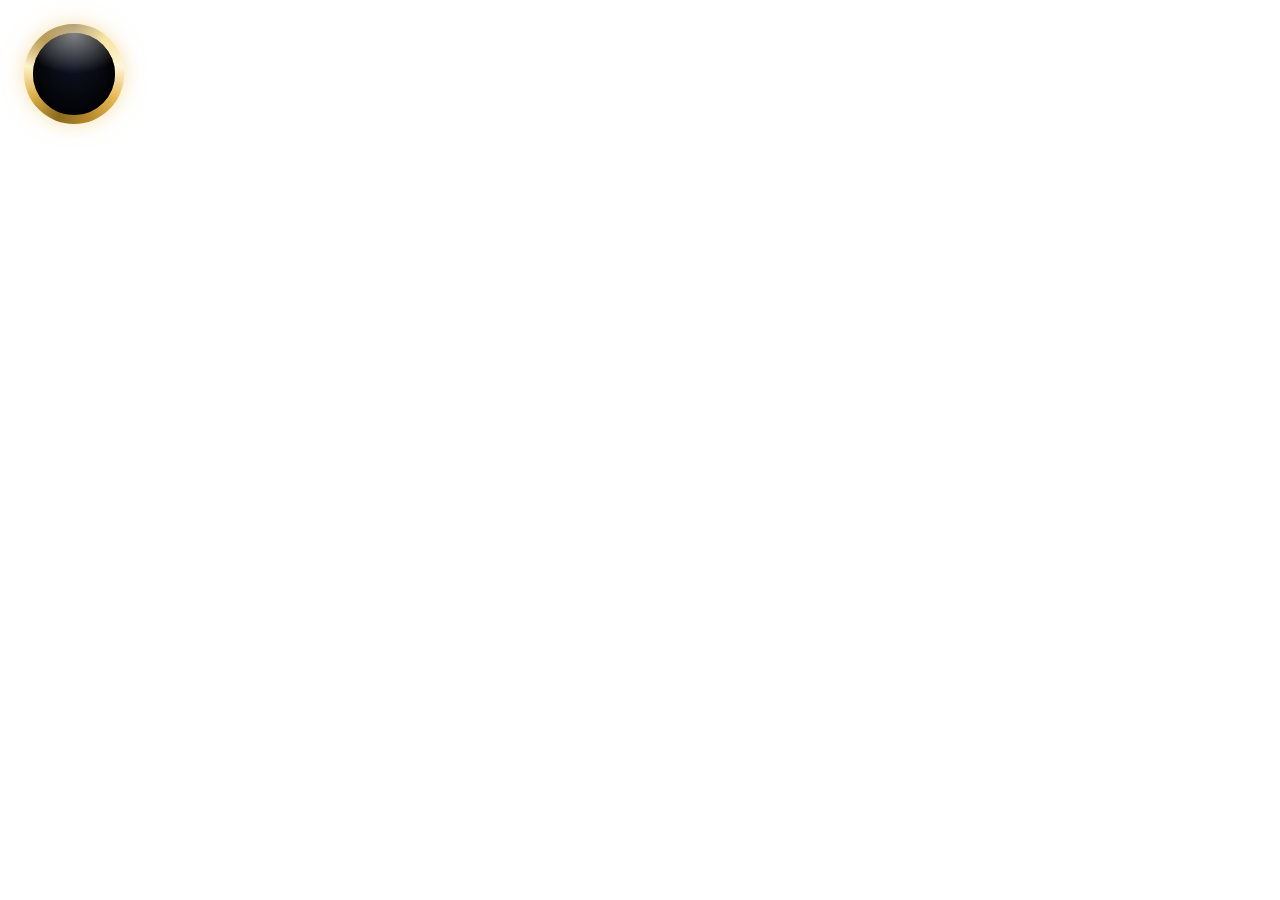
<file: src/index.html>
<!DOCTYPE html>
<html lang="en">
  <head>
    <meta charset="UTF-8" />
    <meta name="viewport" content="width=device-width, initial-scale=1.0" />
    <title>Keyport</title>
    <link rel="stylesheet" href="assets/style.css" />
  </head>
  <body class="overlay-body">
    <!-- Fullscreen click-through canvas used only during the launch animation -->
    <canvas id="vacuum" class="hidden"></canvas>

    <div id="stage">
      <div id="ring" class="ring" title="Click to enter a key • drag to move • right-click or tray for Settings">
        <div class="ring-core">
          <div class="spin"></div>
          <div class="void"></div>
          <div class="nebula"></div>
        </div>
      </div>

      <div id="entry" class="entry">
        <button id="entry-close" class="entry-close" type="button" title="Close (Esc)">✕</button>
        <div class="entry-hint" id="entry-hint">enter a 5-character key</div>
        <div class="entry-row">
          <input
            id="key-input"
            type="text"
            maxlength="5"
            spellcheck="false"
            autocomplete="off"
            autocapitalize="off"
            autocorrect="off"
            placeholder="•••••"
          />
          <button id="enter-btn" type="button">Enter</button>
        </div>
      </div>
    </div>

    <script src="assets/vacuum.js"></script>
    <script src="assets/ring.js"></script>
  </body>
</html>
</file>
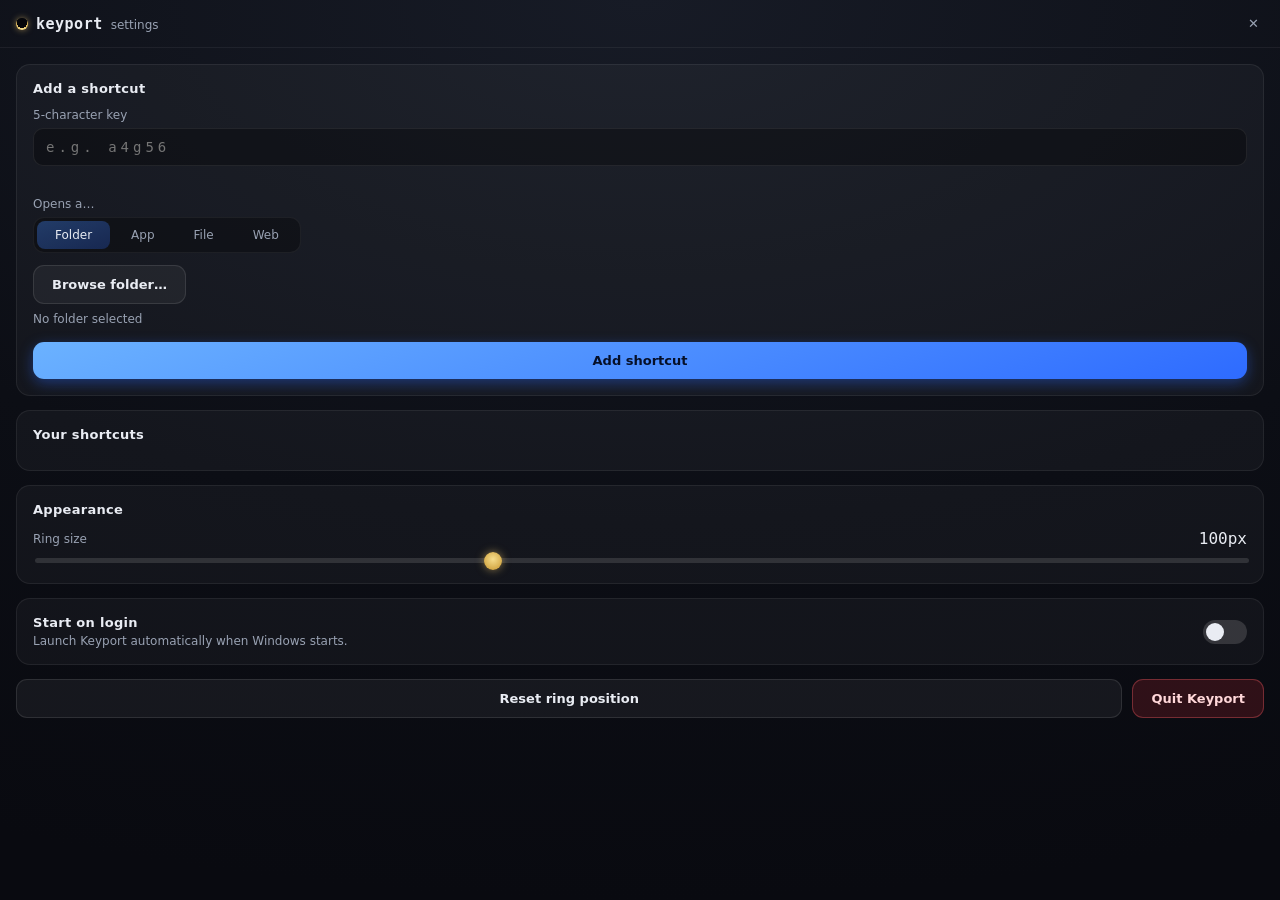
<file: src/settings.html>
<!DOCTYPE html>
<html lang="en">
  <head>
    <meta charset="UTF-8" />
    <meta name="viewport" content="width=device-width, initial-scale=1.0" />
    <title>Keyport Settings</title>
    <link rel="stylesheet" href="assets/style.css" />
  </head>
  <body class="settings-body">
    <div class="window">
      <div class="titlebar" data-tauri-drag-region>
        <div class="title">
          <span class="title-ring"></span>
          <span class="title-text">keyport</span>
          <span class="title-sub">settings</span>
        </div>
        <button id="close-btn" class="icon-btn" title="Close">✕</button>
      </div>

      <div class="content">
        <!-- Add a shortcut -->
        <section class="card">
          <h2>Add a shortcut</h2>

          <label class="field-label">5-character key</label>
          <input
            id="new-key"
            class="text-input mono"
            maxlength="5"
            spellcheck="false"
            autocomplete="off"
            placeholder="e.g. a4g56"
          />
          <div id="key-msg" class="msg"></div>

          <label class="field-label">Opens a…</label>
          <div class="segment">
            <button class="seg-btn active" data-kind="folder">Folder</button>
            <button class="seg-btn" data-kind="app">App</button>
            <button class="seg-btn" data-kind="file">File</button>
            <button class="seg-btn" data-kind="web">Web</button>
          </div>

          <div id="folder-pane" class="pane">
            <button id="browse-btn" class="btn-ghost">Browse folder…</button>
            <div id="folder-path" class="selected-path muted">No folder selected</div>
          </div>

          <div id="app-pane" class="pane hidden">
            <input id="app-search" class="text-input" placeholder="Search installed apps…" />
            <div id="app-list" class="app-list"></div>
            <div id="app-selected" class="selected-path muted">No app selected</div>
          </div>

          <div id="file-pane" class="pane hidden">
            <button id="browse-file-btn" class="btn-ghost">Browse file…</button>
            <div id="file-path" class="selected-path muted">No file selected</div>
          </div>

          <div id="web-pane" class="pane hidden">
            <input id="web-url" class="text-input" placeholder="https://example.com"
              spellcheck="false" autocomplete="off" autocapitalize="off" />
          </div>

          <button id="add-btn" class="btn-primary">Add shortcut</button>
        </section>

        <!-- Your shortcuts -->
        <section class="card">
          <h2>Your shortcuts</h2>
          <div id="shortcut-list" class="shortcut-list"></div>
        </section>

        <!-- Appearance -->
        <section class="card">
          <h2>Appearance</h2>
          <div class="row-between">
            <label class="field-label" style="margin: 0">Ring size</label>
            <span id="ring-size-val" class="mono">100px</span>
          </div>
          <input id="ring-size" type="range" min="40" max="200" step="1" value="100" class="slider" />
        </section>

        <!-- Startup -->
        <section class="card">
          <div class="row-between">
            <div>
              <h2 class="tight">Start on login</h2>
              <div class="muted small" style="margin-top: 4px">
                Launch Keyport automatically when Windows starts.
              </div>
            </div>
            <label class="switch">
              <input id="autostart" type="checkbox" />
              <span class="track"></span>
            </label>
          </div>
        </section>

        <div class="footer">
          <button id="reset-btn" class="btn-ghost">Reset ring position</button>
          <button id="quit-btn" class="btn-danger">Quit Keyport</button>
        </div>
      </div>
    </div>

    <script src="assets/settings.js"></script>
  </body>
</html>
</file>
<file: src/assets/style.css>
/* ===========================================================================
   Keyport — shared styles for the ring overlay and the settings window.
   Typography prefers JetBrains Mono / IBM Plex Sans when installed, and falls
   back to first-party Windows fonts so the app stays offline and lightweight.
   =========================================================================== */

:root {
  --gold-1: #f6dd8c;
  --gold-2: #c8962e;
  --gold-glow: rgba(240, 200, 110, 0.55);
  --void: #05060a;

  --ocean-1: #2e6bff;
  --ocean-2: #6bb2ff;
  --ocean-glow: rgba(70, 140, 255, 0.55);

  --err: #e0555c;
  --err-glow: rgba(200, 45, 55, 0.5);
  --ok: #46d19b;

  --text: #e9ecf3;
  --muted: #99a2b3;

  --glass: linear-gradient(150deg, rgba(24, 27, 36, 0.82), rgba(12, 14, 20, 0.72));
  --glass-strong: linear-gradient(160deg, rgba(22, 25, 34, 0.94), rgba(10, 12, 18, 0.92));
  --glass-border: rgba(255, 255, 255, 0.10);
  --card: rgba(255, 255, 255, 0.035);
  --card-border: rgba(255, 255, 255, 0.07);

  --font-title: "JetBrains Mono", "Cascadia Code", ui-monospace, Consolas, monospace;
  --font-body: "IBM Plex Sans", "Segoe UI", system-ui, -apple-system, sans-serif;

  --rs: 100px;  /* visible ring diameter (set live from settings) */
  --rim: calc(var(--rs) * 0.09); /* golden rim thickness (~9% of diameter) */
  --hit: 112px; /* invisible grab/click zone */
  --rx: 74px;   /* ring centre X within the window */
  --ry: 74px;   /* ring centre Y within the window */
}

* { box-sizing: border-box; }

html, body {
  margin: 0;
  height: 100%;
  background: transparent;
  overflow: hidden;
  color: var(--text);
  font-family: var(--font-body);
  -webkit-user-select: none;
  user-select: none;
}

/* ===========================  RING OVERLAY  ============================== */

.overlay-body { cursor: default; }

#vacuum {
  position: fixed;
  inset: 0;
  width: 100%;
  height: 100%;
  pointer-events: none;
  z-index: 1;
}
#vacuum.hidden { display: none; }

#stage { position: fixed; inset: 0; z-index: 2; }

.ring {
  position: absolute;
  left: var(--rx);
  top: var(--ry);
  width: var(--hit);
  height: var(--hit);
  transform: translate(-50%, -50%);
  display: grid;
  place-items: center;
  cursor: pointer;
}

.ring-core {
  position: relative;
  width: var(--rs);
  height: var(--rs);
  border-radius: 50%;
  transition: transform 0.25s ease, filter 0.25s ease;
  /* Outer glow scales with the ring so it always looks right. */
  filter: drop-shadow(0 0 calc(var(--rs) * 0.1) var(--gold-glow));
}

/* Golden rim: a rich, multi-stop conic disc (metallic shimmer) with the void
   stacked on top, leaving a proportional gold ring around the edge. */
.spin {
  position: absolute;
  inset: 0;
  border-radius: 50%;
  background: conic-gradient(from 0deg,
      #8a6a1e, #f6dd8c, #fff6db, #e6b955, #b98a2c,
      #8a6a1e, #d9ad46, #fff2c8, #a87f28, #8a6a1e);
  animation: spin 7s linear infinite;
}

.void {
  position: absolute;
  inset: var(--rim);
  border-radius: 50%;
  background: radial-gradient(circle at 50% 40%, #0d1120 0%, #05060a 62%, #010207 100%);
  box-shadow: inset 0 0 calc(var(--rs) * 0.14) rgba(0, 0, 0, 0.95),
    inset 0 calc(var(--rs) * 0.02) calc(var(--rs) * 0.05) rgba(0, 0, 0, 0.85);
}

/* Blue nebula that breathes while the key box is open. */
.nebula {
  position: absolute;
  inset: var(--rim);
  border-radius: 50%;
  background: radial-gradient(circle at 50% 45%,
      rgba(150, 200, 255, 0.95),
      rgba(60, 120, 255, 0.55) 42%,
      rgba(24, 46, 130, 0.25) 70%,
      transparent 76%);
  opacity: 0;
}

/* Static top-lit gloss so the ring reads like polished glass, not a flat disc. */
.ring-core::after {
  content: "";
  position: absolute;
  inset: 0;
  border-radius: 50%;
  background: radial-gradient(125% 90% at 50% 10%,
      rgba(255, 255, 255, 0.5), rgba(255, 255, 255, 0) 44%);
  pointer-events: none;
  z-index: 3;
}

.ring.standby .nebula { animation: nebula 1.7s ease-in-out infinite; }
.ring.standby .ring-core { filter: drop-shadow(0 0 calc(var(--rs) * 0.14) var(--ocean-glow)); }

/* Aggressive, accelerating spin during launch. */
.ring.launching .spin {
  animation: spin-accel 2.6s cubic-bezier(0.5, 0, 0.9, 1) forwards;
}
.ring.launching .ring-core {
  transform: scale(1.18);
  filter: drop-shadow(0 0 calc(var(--rs) * 0.22) var(--gold-glow));
}
.ring.launching .void { background: radial-gradient(circle at 50% 50%, #01030a, #000 70%); }
.ring.launching .nebula { opacity: 0; }

@keyframes spin { to { transform: rotate(360deg); } }
@keyframes spin-accel {
  0%   { transform: rotate(0deg); }
  30%  { transform: rotate(240deg); }
  60%  { transform: rotate(660deg); }
  100% { transform: rotate(2340deg); }
}
@keyframes nebula {
  0%, 100% { opacity: 0.5; transform: scale(0.88); }
  50%      { opacity: 1;   transform: scale(1.12); }
}

/* Key-entry glass pill */
.entry {
  position: absolute;
  display: flex;
  flex-direction: column;
  gap: 8px;
  padding: 12px;
  background: var(--glass);
  border: 1px solid var(--glass-border);
  border-radius: 16px;
  box-shadow: 0 12px 34px rgba(0, 0, 0, 0.5), inset 0 1px 0 rgba(255, 255, 255, 0.06);
  backdrop-filter: blur(16px) saturate(1.3);
  -webkit-backdrop-filter: blur(16px) saturate(1.3);
  opacity: 0;
  visibility: hidden;
  transform: translateY(6px) scale(0.98);
  transition: opacity 0.18s ease, transform 0.18s ease, visibility 0.18s;
}
.entry.show { opacity: 1; visibility: visible; transform: none; }
.entry.shake { animation: shake 0.4s; }

/* Reliable close affordance for the key box (independent of focus behaviour). */
.entry-close {
  position: absolute;
  top: 8px;
  right: 8px;
  width: 22px;
  height: 22px;
  display: grid;
  place-items: center;
  font-size: 11px;
  line-height: 1;
  color: var(--muted);
  background: rgba(255, 255, 255, 0.06);
  border: 1px solid rgba(255, 255, 255, 0.08);
  border-radius: 7px;
  cursor: pointer;
  transition: background 0.15s, color 0.15s;
  z-index: 4;
}
.entry-close:hover { background: rgba(224, 85, 92, 0.28); color: #ffd7d9; }

.entry-hint {
  font-size: 11px;
  color: var(--muted);
  letter-spacing: 0.2px;
  padding-left: 3px;
}
.entry-hint.ok { color: var(--ok); }
.entry-hint.err { color: var(--err); }

.entry-row { display: flex; gap: 10px; align-items: center; }

#key-input {
  flex: 1;
  min-width: 0;
  font-family: var(--font-title);
  font-size: 20px;
  letter-spacing: 8px;
  text-align: center;
  color: var(--text);
  background: rgba(0, 0, 0, 0.35);
  border: 1px solid rgba(255, 255, 255, 0.08);
  border-radius: 12px;
  padding: 10px 12px 10px 20px;
  outline: none;
  transition: border-color 0.15s, box-shadow 0.15s;
}
#key-input::placeholder { color: #4a5163; letter-spacing: 8px; }
#key-input:focus { border-color: var(--ocean-2); box-shadow: 0 0 0 3px rgba(70, 140, 255, 0.18); }
#key-input.valid { border-color: var(--ok); box-shadow: 0 0 0 3px rgba(70, 209, 155, 0.2); }
#key-input.invalid { border-color: var(--err); box-shadow: 0 0 0 3px var(--err-glow); }

#enter-btn {
  font-family: var(--font-body);
  font-weight: 600;
  font-size: 13px;
  color: #061029;
  background: linear-gradient(160deg, var(--ocean-2), var(--ocean-1));
  border: none;
  border-radius: 12px;
  padding: 11px 16px;
  cursor: pointer;
  box-shadow: 0 4px 14px rgba(46, 107, 255, 0.4);
  transition: transform 0.1s, box-shadow 0.15s, filter 0.15s;
}
#enter-btn:hover { filter: brightness(1.08); box-shadow: 0 6px 18px rgba(46, 107, 255, 0.55); }
#enter-btn:active { transform: translateY(1px) scale(0.98); }

@keyframes shake {
  0%, 100% { transform: none; }
  20% { transform: translateX(-6px); }
  40% { transform: translateX(5px); }
  60% { transform: translateX(-4px); }
  80% { transform: translateX(3px); }
}

/* ===========================  SETTINGS WINDOW  ========================== */

/* Settings is a normal decorated, OPAQUE window (native title bar + close).
   The solid dark background guarantees it never renders as a blank white box. */
.settings-body {
  padding: 0;
  background: radial-gradient(130% 100% at 50% 0%, #171b26 0%, #0c0e15 58%, #090a10 100%);
}

.window {
  position: fixed;
  inset: 0;
  display: flex;
  flex-direction: column;
  overflow: hidden;
}

.titlebar {
  height: 48px;
  flex: 0 0 auto;
  display: flex;
  align-items: center;
  justify-content: space-between;
  padding: 0 12px 0 16px;
  border-bottom: 1px solid rgba(255, 255, 255, 0.06);
}
.title { display: flex; align-items: baseline; gap: 8px; pointer-events: none; }
.title-ring {
  width: 12px; height: 12px; border-radius: 50%;
  align-self: center;
  background: radial-gradient(circle at 50% 40%, var(--void) 55%, transparent 56%),
             conic-gradient(from 0deg, var(--gold-2), var(--gold-1), var(--gold-2));
  box-shadow: 0 0 6px var(--gold-glow);
}
.title-text { font-family: var(--font-title); font-weight: 700; font-size: 15px; letter-spacing: 0.5px; }
.title-sub { font-family: var(--font-body); font-size: 12px; color: var(--muted); }

.content {
  flex: 1 1 auto;
  overflow-y: auto;
  padding: 16px;
  display: flex;
  flex-direction: column;
  gap: 14px;
}

.card {
  background: var(--card);
  border: 1px solid var(--card-border);
  border-radius: 14px;
  padding: 16px;
}
.card h2 { margin: 0 0 12px; font-size: 13px; font-weight: 600; letter-spacing: 0.3px; color: var(--text); }
.card h2.tight { margin: 0; }

.field-label { display: block; font-size: 12px; color: var(--muted); margin: 10px 0 6px; }
.card > .field-label:first-of-type { margin-top: 0; }

.text-input {
  width: 100%;
  font-family: var(--font-body);
  font-size: 14px;
  color: var(--text);
  background: rgba(0, 0, 0, 0.32);
  border: 1px solid rgba(255, 255, 255, 0.08);
  border-radius: 10px;
  padding: 10px 12px;
  outline: none;
  transition: border-color 0.15s, box-shadow 0.15s;
}
.text-input:focus { border-color: var(--ocean-2); box-shadow: 0 0 0 3px rgba(70, 140, 255, 0.16); }
.text-input.mono { font-family: var(--font-title); letter-spacing: 4px; }

.msg { min-height: 15px; font-size: 11px; margin-top: 6px; }
.msg.ok { color: var(--ok); }
.msg.err { color: var(--err); }
.msg.muted { color: var(--muted); }

/* segmented Folder / App control */
.segment {
  display: inline-flex;
  padding: 3px;
  gap: 3px;
  background: rgba(0, 0, 0, 0.3);
  border: 1px solid rgba(255, 255, 255, 0.06);
  border-radius: 11px;
}
.seg-btn {
  font-family: var(--font-body);
  font-size: 12px;
  color: var(--muted);
  background: transparent;
  border: none;
  border-radius: 8px;
  padding: 7px 18px;
  cursor: pointer;
  transition: background 0.15s, color 0.15s;
}
.seg-btn.active { color: var(--text); background: linear-gradient(160deg, rgba(70, 140, 255, 0.35), rgba(46, 107, 255, 0.25)); }

.pane { margin-top: 12px; }
.pane.hidden { display: none; }

.selected-path {
  margin-top: 8px;
  font-size: 12px;
  word-break: break-all;
  color: var(--text);
}
.selected-path.muted { color: var(--muted); }

.app-list {
  margin-top: 8px;
  max-height: 190px;
  overflow-y: auto;
  border: 1px solid rgba(255, 255, 255, 0.06);
  border-radius: 10px;
  background: rgba(0, 0, 0, 0.24);
}
.app-item { padding: 8px 12px; font-size: 13px; cursor: pointer; border-bottom: 1px solid rgba(255, 255, 255, 0.03); }
.app-item:last-child { border-bottom: none; }
.app-item:hover { background: rgba(255, 255, 255, 0.05); }
.app-item.sel { background: linear-gradient(160deg, rgba(70, 140, 255, 0.28), rgba(46, 107, 255, 0.18)); color: var(--text); }
.loading { padding: 14px; font-size: 12px; color: var(--muted); text-align: center; }

/* buttons */
.btn-primary, .btn-ghost, .btn-danger {
  font-family: var(--font-body);
  font-weight: 600;
  font-size: 13px;
  border-radius: 11px;
  padding: 11px 18px;
  cursor: pointer;
  transition: transform 0.1s, box-shadow 0.15s, filter 0.15s, background 0.15s;
}
.btn-primary {
  margin-top: 16px;
  width: 100%;
  color: #061029;
  border: none;
  background: linear-gradient(160deg, var(--ocean-2), var(--ocean-1));
  box-shadow: 0 4px 14px rgba(46, 107, 255, 0.4);
}
.btn-primary:hover { filter: brightness(1.08); }
.btn-primary:active { transform: translateY(1px); }
.btn-ghost {
  color: var(--text);
  background: rgba(255, 255, 255, 0.05);
  border: 1px solid rgba(255, 255, 255, 0.1);
}
.btn-ghost:hover { background: rgba(255, 255, 255, 0.09); }
.btn-danger {
  color: #ffd7d9;
  background: rgba(180, 40, 48, 0.22);
  border: 1px solid rgba(224, 85, 92, 0.4);
}
.btn-danger:hover { background: rgba(180, 40, 48, 0.34); }

.icon-btn {
  font-size: 13px;
  color: var(--muted);
  background: transparent;
  border: none;
  border-radius: 8px;
  width: 30px; height: 30px;
  cursor: pointer;
  transition: background 0.15s, color 0.15s;
}
.icon-btn:hover { background: rgba(255, 255, 255, 0.08); color: var(--text); }
.icon-btn.del:hover { background: rgba(180, 40, 48, 0.3); color: #ffd7d9; }

/* shortcut list */
.shortcut-list { display: flex; flex-direction: column; gap: 8px; }
.shortcut-row {
  display: flex;
  align-items: center;
  gap: 12px;
  padding: 8px 10px;
  background: rgba(0, 0, 0, 0.22);
  border: 1px solid rgba(255, 255, 255, 0.05);
  border-radius: 10px;
}
.key-chip {
  font-family: var(--font-title);
  font-size: 13px;
  letter-spacing: 2px;
  color: var(--gold-1);
  background: rgba(200, 150, 46, 0.12);
  border: 1px solid rgba(240, 200, 110, 0.25);
  border-radius: 8px;
  padding: 5px 9px;
}
.sc-label { flex: 1; min-width: 0; font-size: 13px; white-space: nowrap; overflow: hidden; text-overflow: ellipsis; }
.sc-kind { font-size: 10px; text-transform: uppercase; letter-spacing: 0.5px; color: var(--muted); padding: 3px 8px; border-radius: 6px; background: rgba(255, 255, 255, 0.05); }
.sc-kind.folder { color: #9ecbff; }
.sc-kind.app { color: #f6dd8c; }
.sc-kind.file { color: #8fe6cf; }
.sc-kind.web { color: #c9b8ff; }

/* misc */
.row-between { display: flex; align-items: center; justify-content: space-between; gap: 12px; }
.mono { font-family: var(--font-title); }
.muted { color: var(--muted); }
.small { font-size: 12px; }
.tight { margin: 0; }
.hidden { display: none; }

/* range slider */
.slider {
  width: 100%;
  margin-top: 10px;
  -webkit-appearance: none;
  appearance: none;
  height: 5px;
  border-radius: 4px;
  background: rgba(255, 255, 255, 0.12);
  outline: none;
}
.slider::-webkit-slider-thumb {
  -webkit-appearance: none;
  appearance: none;
  width: 18px; height: 18px;
  border-radius: 50%;
  background: radial-gradient(circle at 50% 40%, var(--gold-1), var(--gold-2));
  box-shadow: 0 0 8px var(--gold-glow);
  cursor: pointer;
}

/* toggle switch */
.switch { position: relative; display: inline-block; width: 44px; height: 24px; flex: 0 0 auto; }
.switch input { opacity: 0; width: 0; height: 0; }
.switch .track {
  position: absolute;
  inset: 0;
  border-radius: 24px;
  background: rgba(255, 255, 255, 0.14);
  transition: background 0.2s;
}
.switch .track::before {
  content: "";
  position: absolute;
  left: 3px; top: 3px;
  width: 18px; height: 18px;
  border-radius: 50%;
  background: #e9ecf3;
  transition: transform 0.2s;
}
.switch input:checked + .track { background: linear-gradient(160deg, var(--ocean-2), var(--ocean-1)); }
.switch input:checked + .track::before { transform: translateX(20px); }

.footer { display: flex; gap: 10px; }
.footer .btn-ghost { flex: 1; }

/* scrollbars */
::-webkit-scrollbar { width: 10px; }
::-webkit-scrollbar-track { background: transparent; }
::-webkit-scrollbar-thumb { background: rgba(255, 255, 255, 0.12); border-radius: 8px; border: 2px solid transparent; background-clip: padding-box; }
::-webkit-scrollbar-thumb:hover { background: rgba(255, 255, 255, 0.2); background-clip: padding-box; }
</file>
